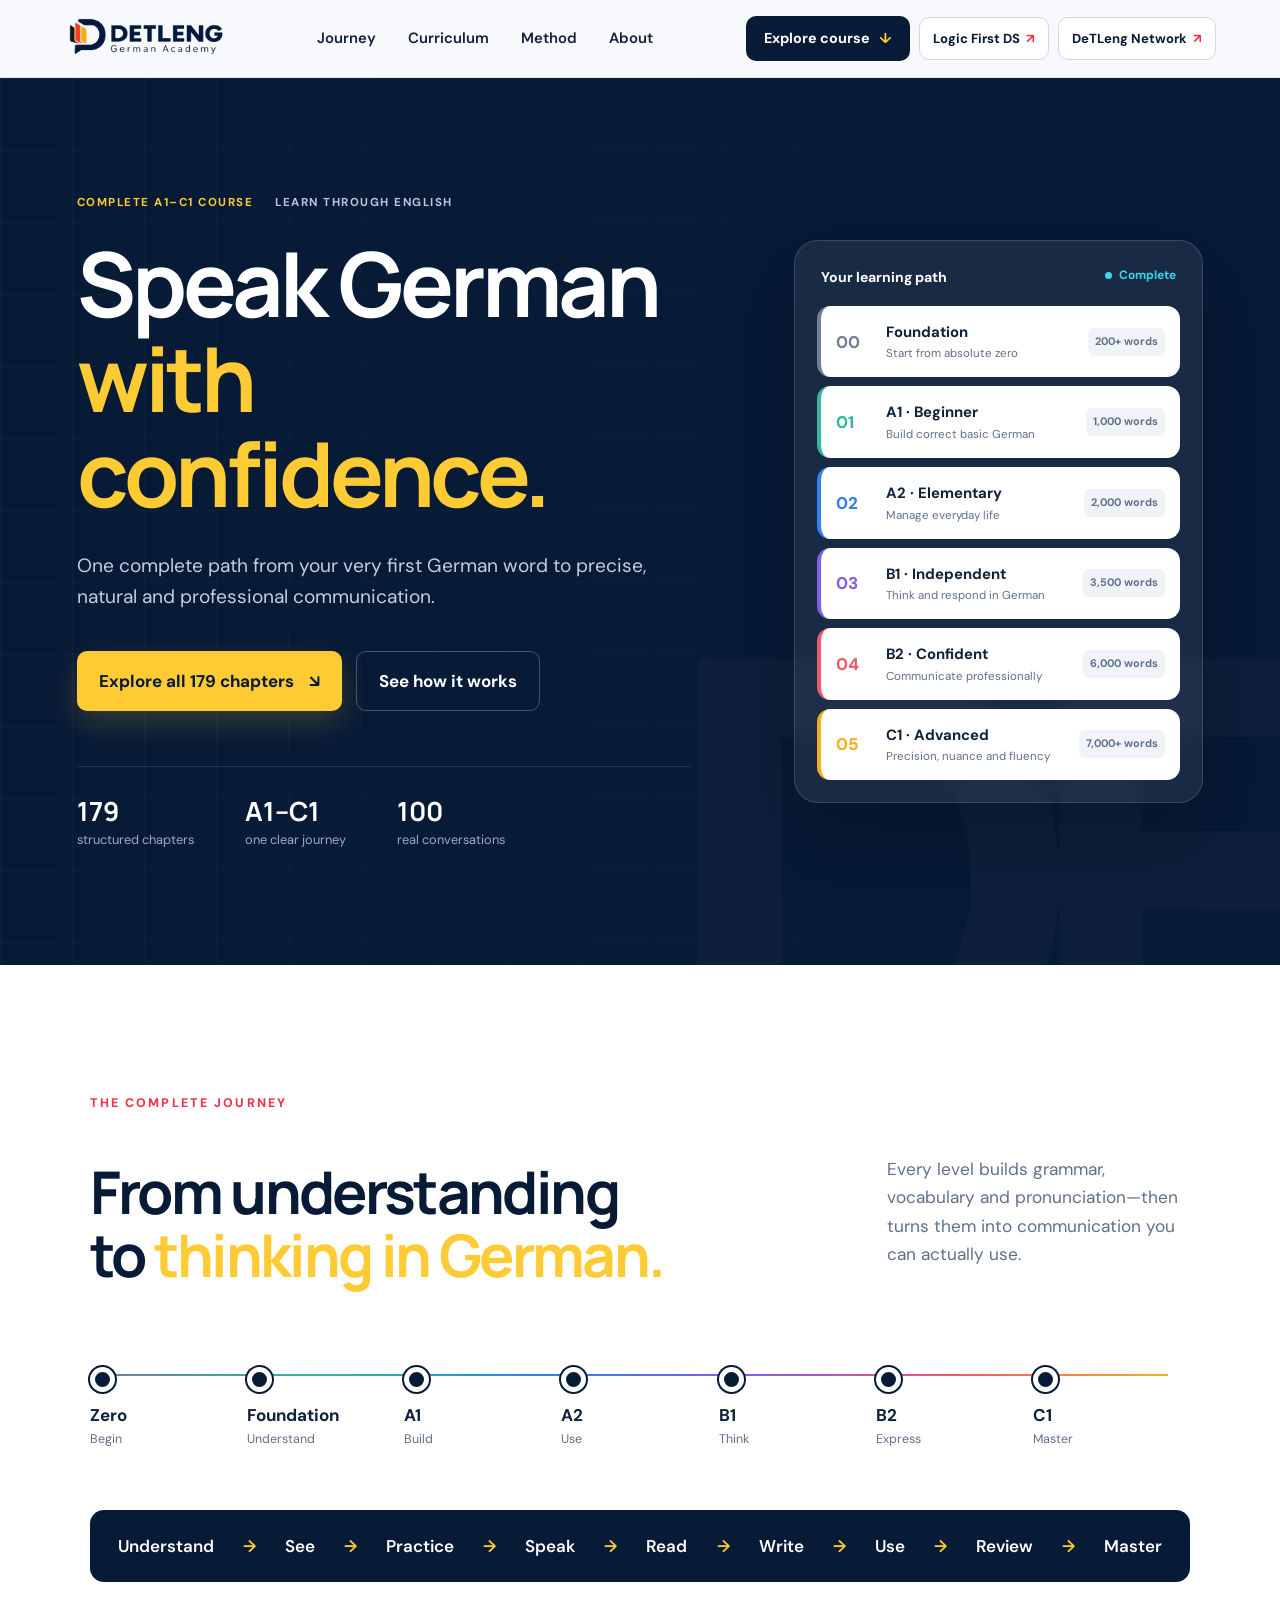
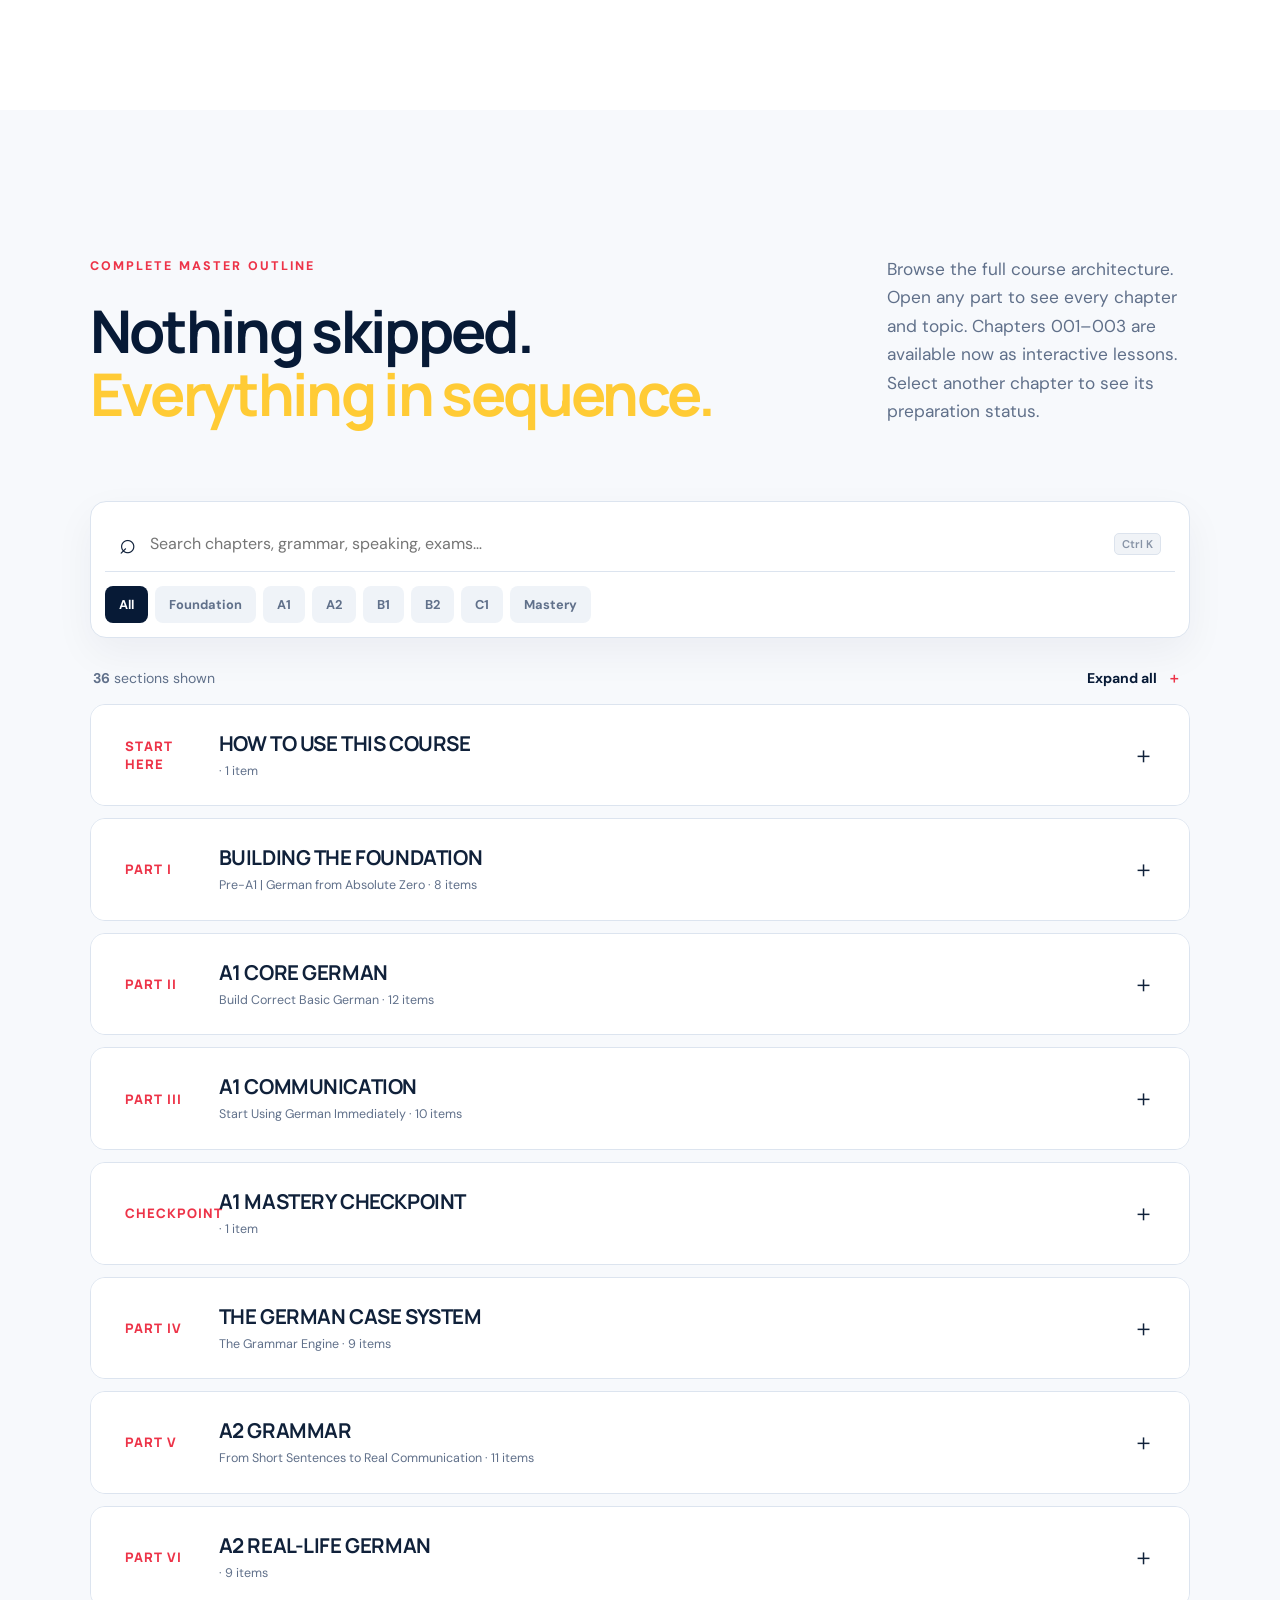
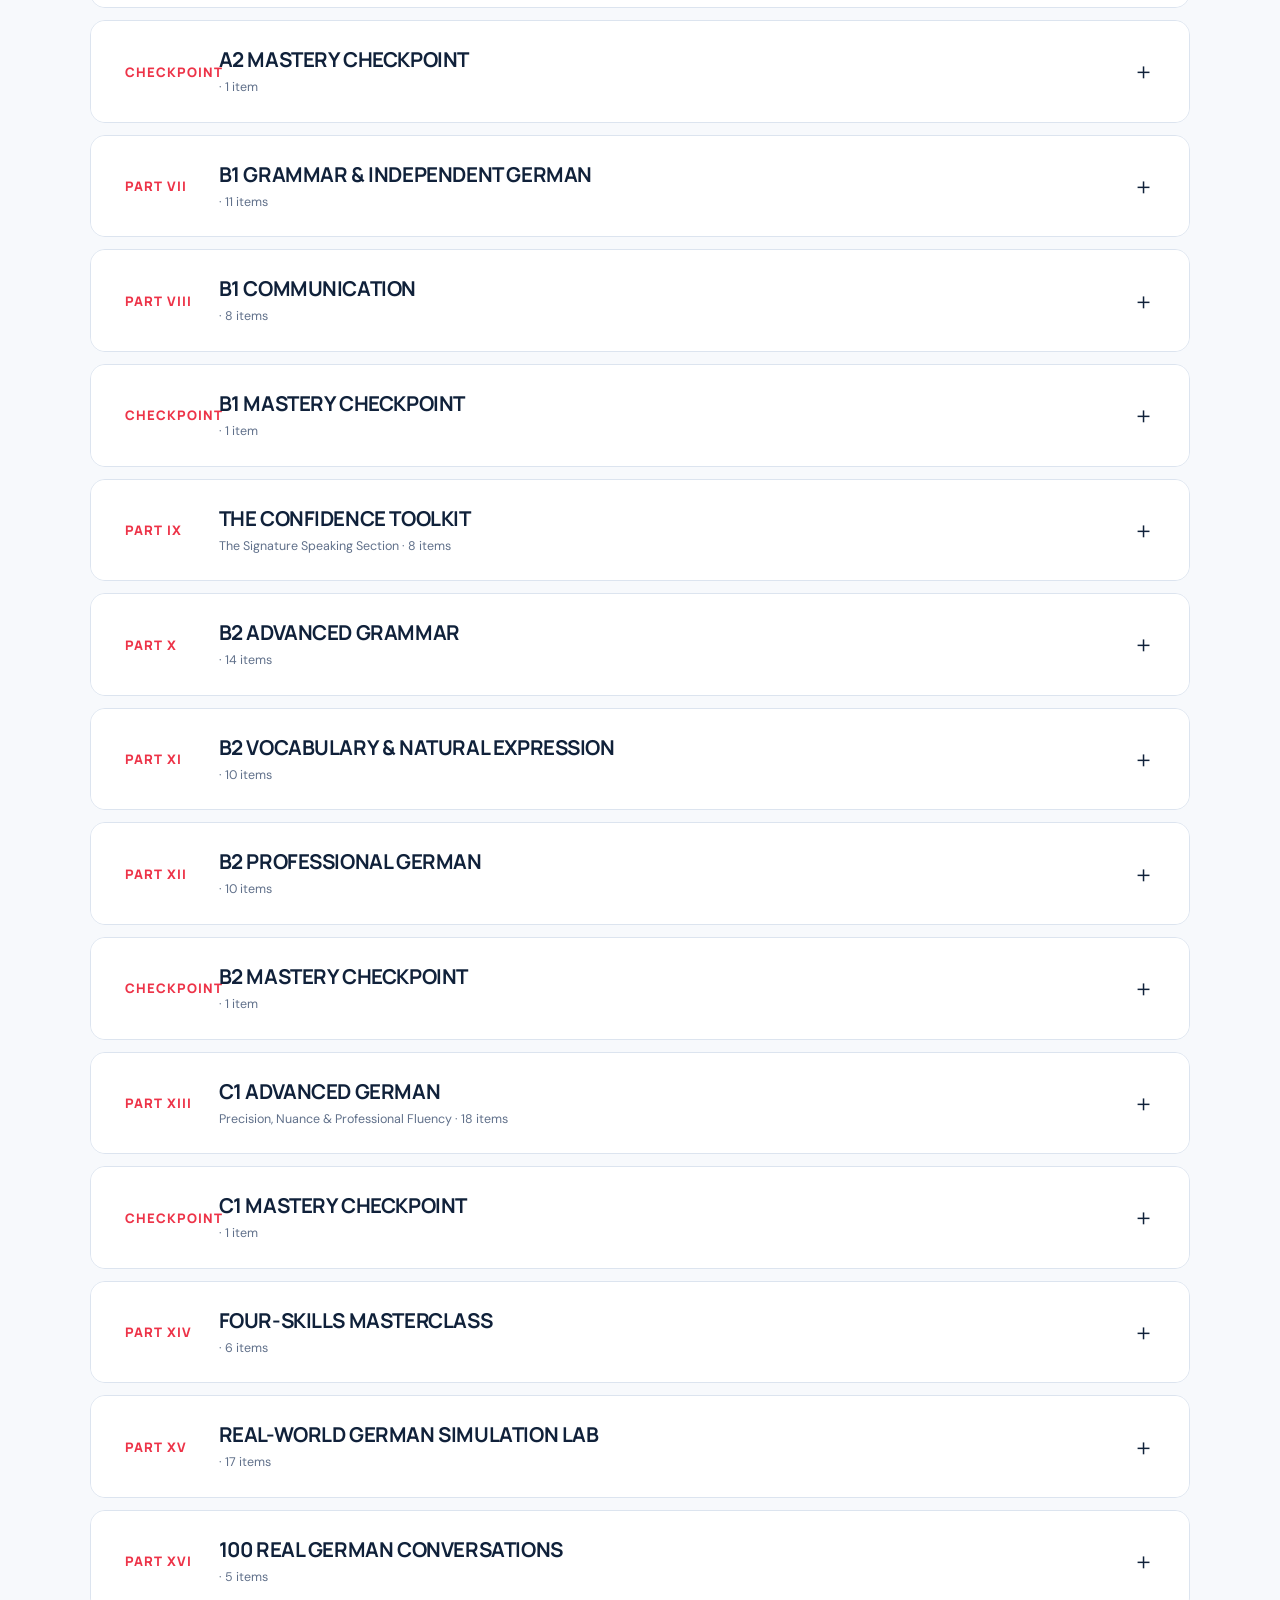
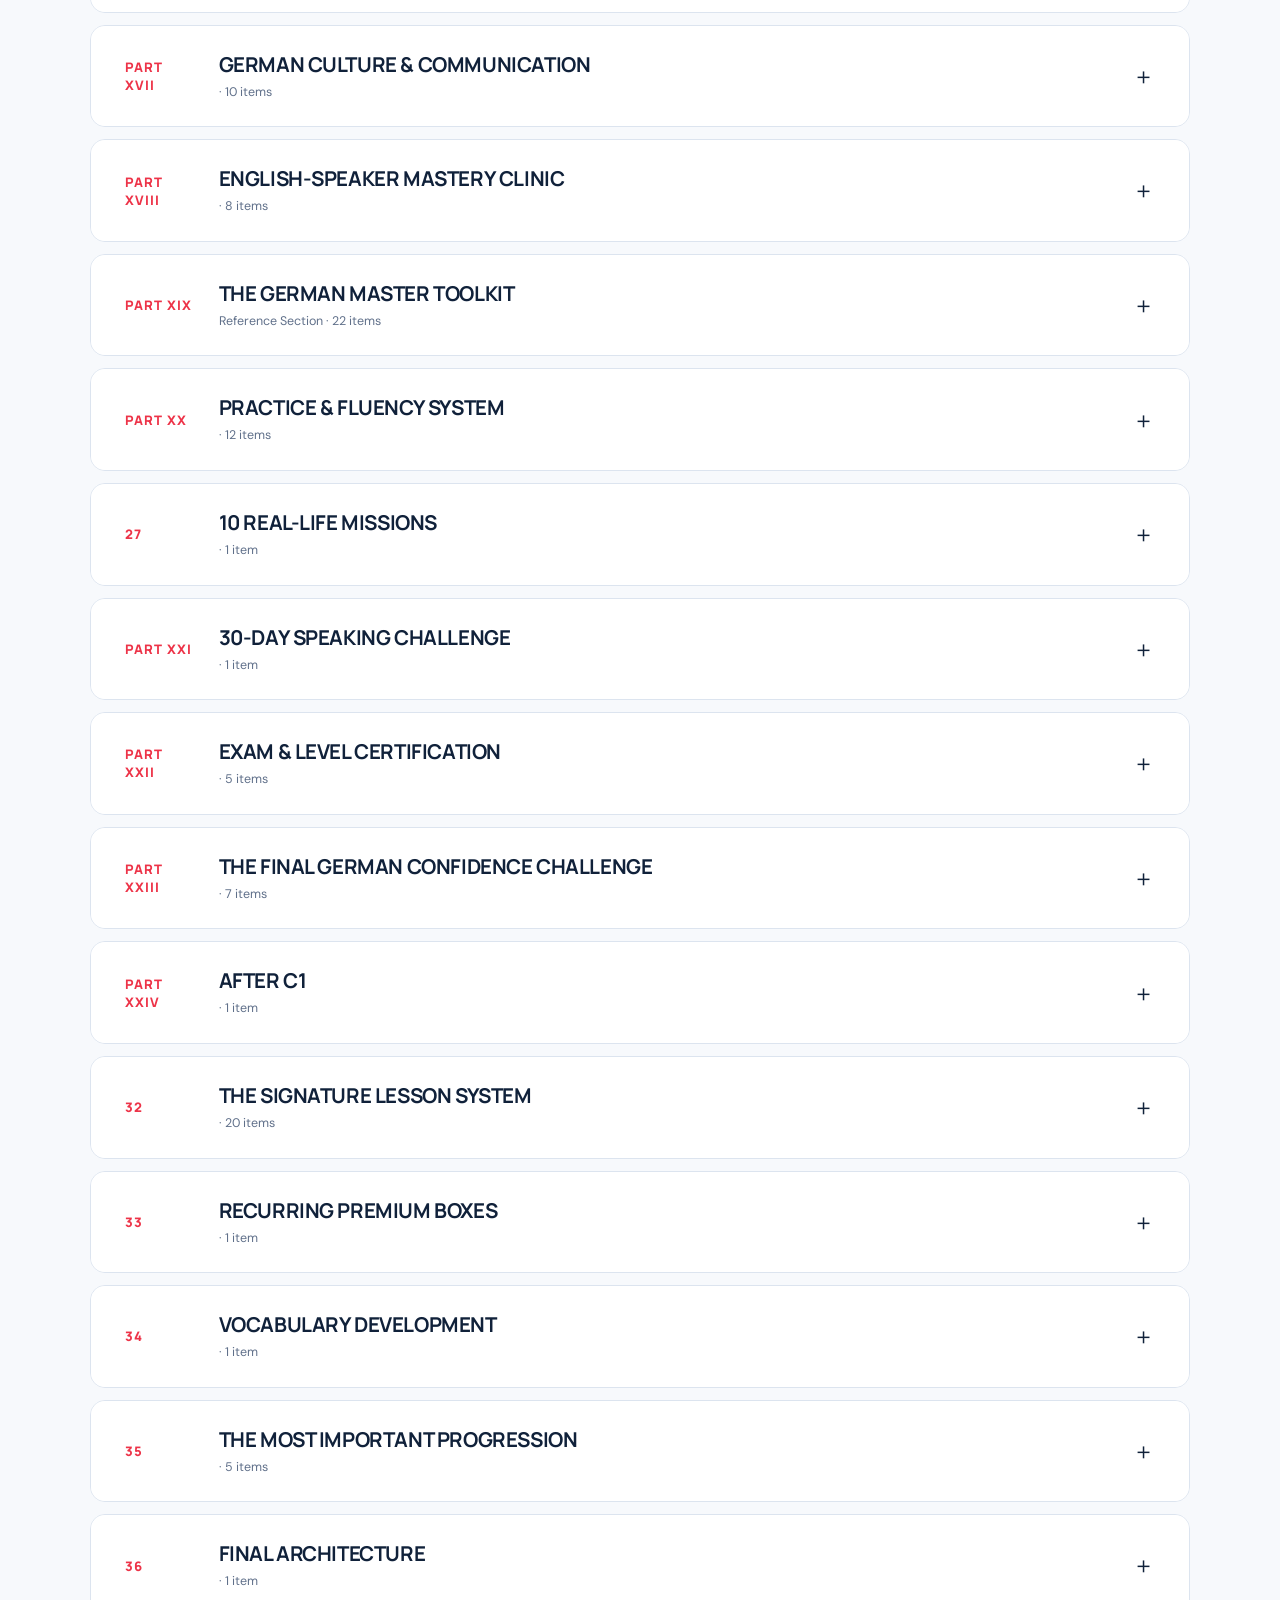
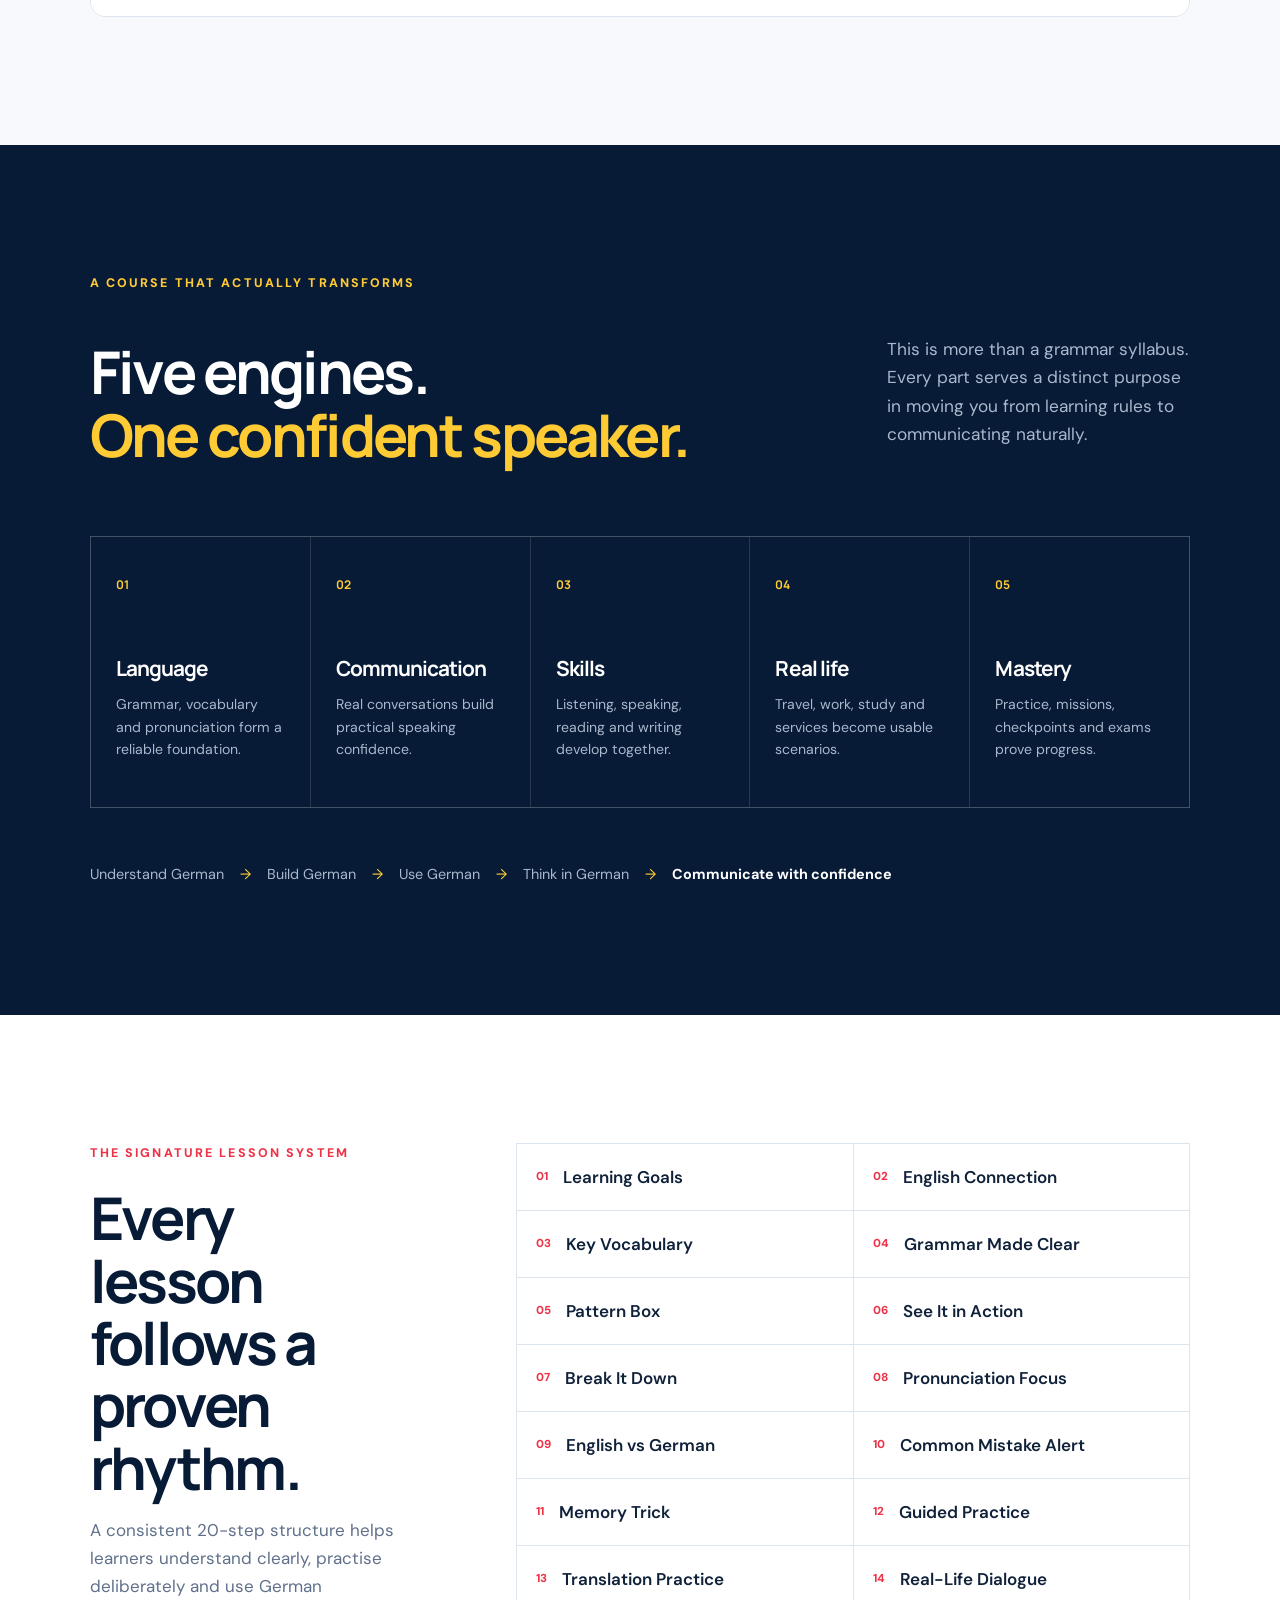
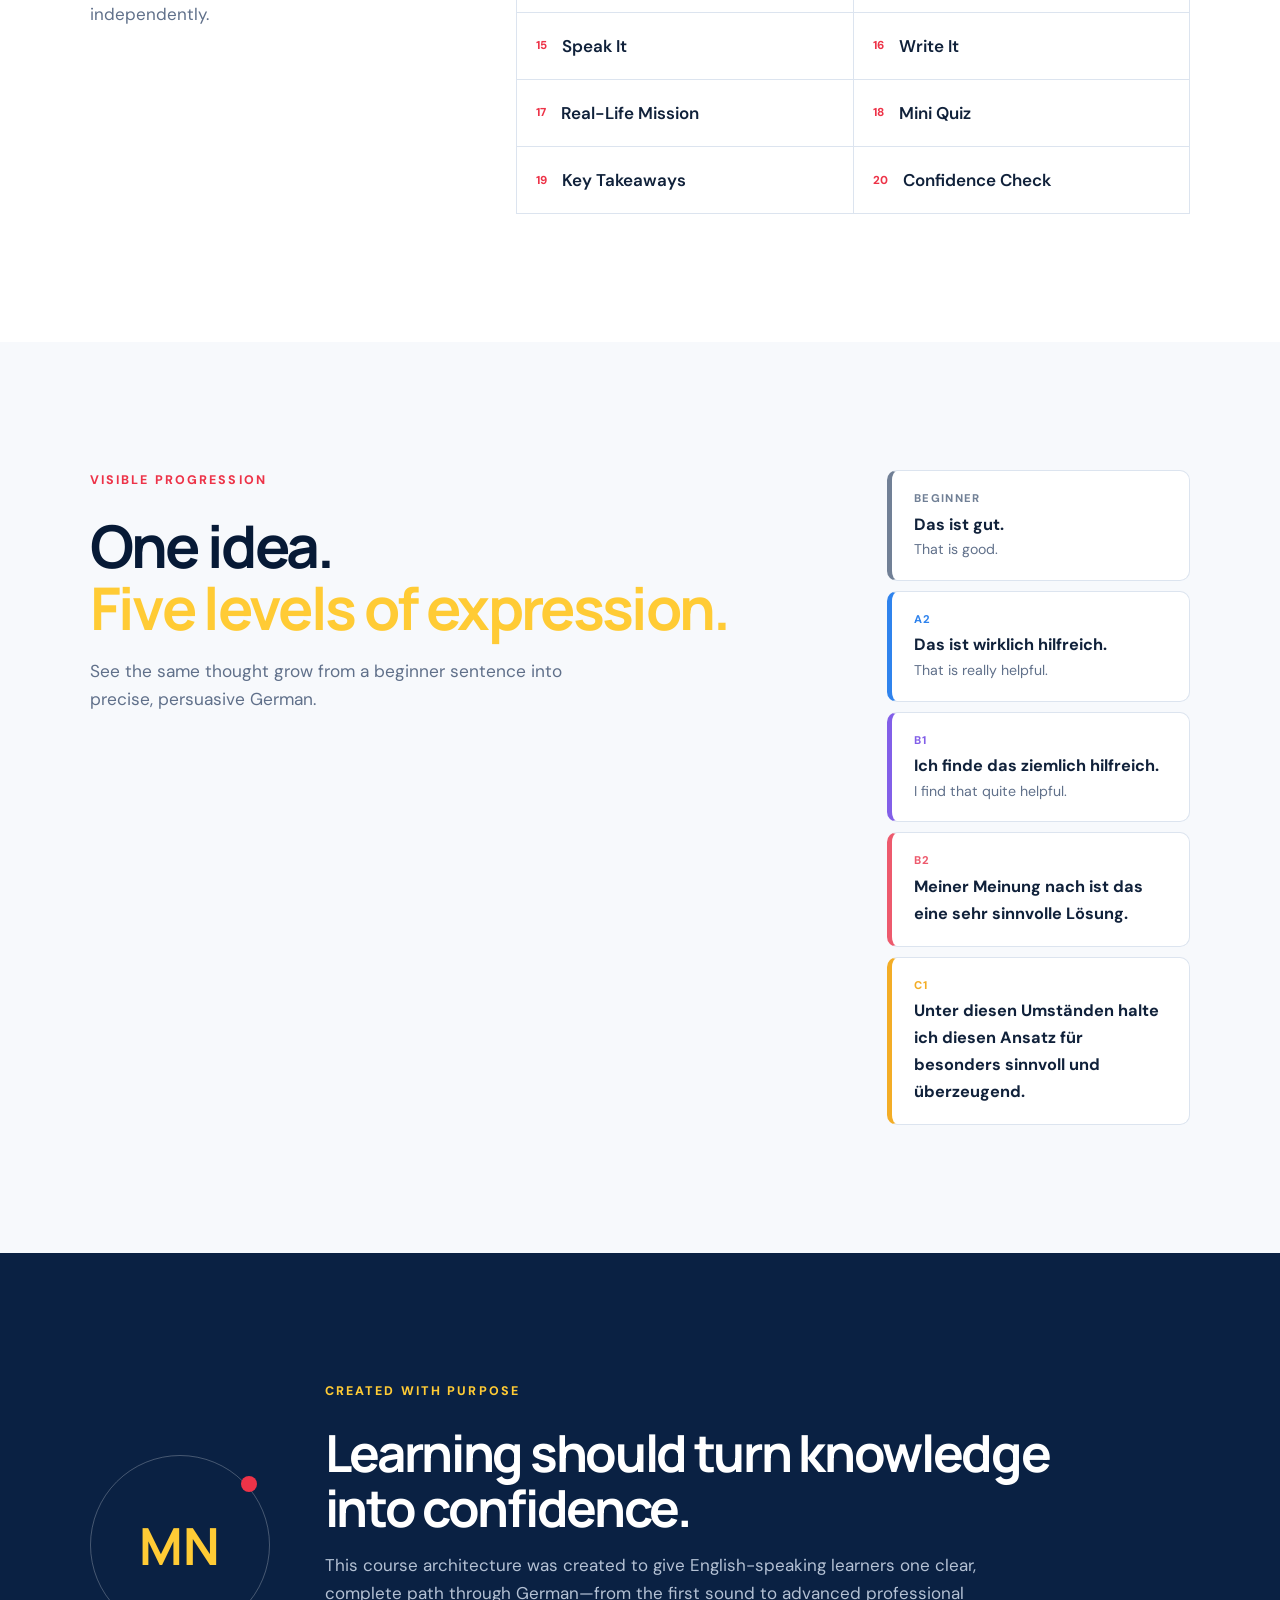
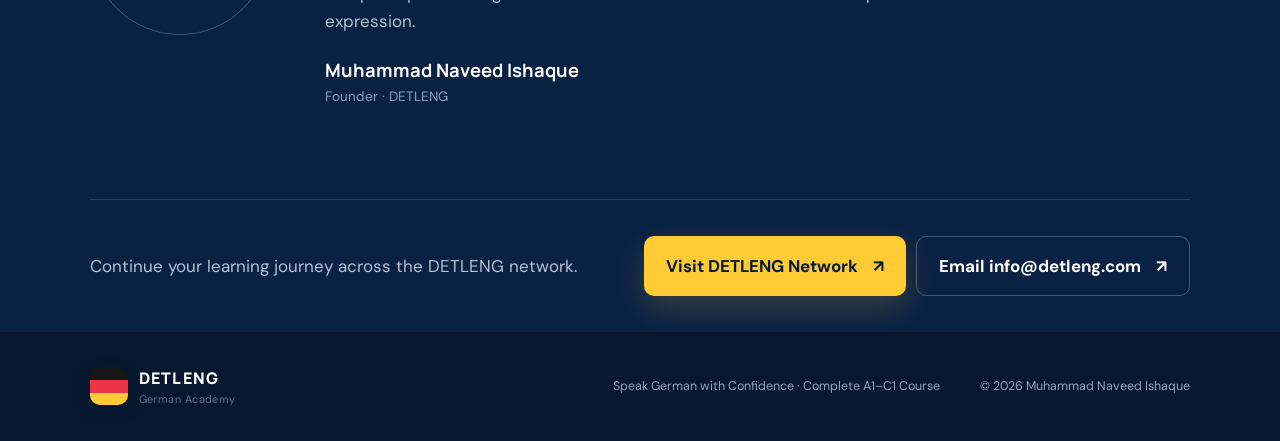
<file: index.html>
<!doctype html>
<html lang="en">
<head>
  <meta charset="UTF-8">
  <meta name="viewport" content="width=device-width, initial-scale=1.0">
  <meta name="description" content="Speak German with Confidence — the complete A1–C1 German learning roadmap through English.">
  <meta name="theme-color" content="#071a36">
  <title>Speak German with Confidence | DETLENG</title>
  <link rel="preconnect" href="https://fonts.googleapis.com">
  <link rel="preconnect" href="https://fonts.gstatic.com" crossorigin>
  <link href="https://fonts.googleapis.com/css2?family=DM+Sans:wght@400;500;600;700&family=Manrope:wght@600;700;800&display=swap" rel="stylesheet">
  <link rel="icon" href="assets/favicon.ico" sizes="any">
  <link rel="icon" type="image/png" sizes="32x32" href="assets/favicon-32.png">
  <link rel="apple-touch-icon" href="assets/favicon-192.png">
  <link rel="stylesheet" href="styles.css">
</head>
<body>
  <a class="skip-link" href="#curriculum">Skip to course outline</a>
  <header class="site-header">
    <a class="brand" href="#top" aria-label="Speak German with Confidence home">
      <img class="detleng-brand-image" src="assets/detleng-german-academy-logo.png" alt="DETLENG German Academy" width="210" height="68">
    </a>
    <nav aria-label="Primary navigation">
      <a href="#journey">Journey</a>
      <a href="#curriculum">Curriculum</a>
      <a href="#method">Method</a>
      <a href="#about">About</a>
    </nav>
    <div class="header-actions">
      <a class="header-cta" href="#curriculum">Explore course <span>↓</span></a>
      <a class="ecosystem-cta" href="https://lfds.detleng.com/" target="_blank" rel="noopener noreferrer" aria-label="Logic First DS (opens in a new tab)">Logic First DS <span aria-hidden="true">↗</span></a>
      <a class="ecosystem-cta" href="https://network.detleng.com/" target="_blank" rel="noopener noreferrer" aria-label="DeTLeng Network (opens in a new tab)">DeTLeng Network <span aria-hidden="true">↗</span></a>
    </div>
  </header>

  <main id="top">
    <section class="hero" aria-labelledby="hero-title">
      <div class="hero-grid" aria-hidden="true"></div>
      <div class="hero-copy">
        <div class="eyebrow"><span>Complete A1–C1 course</span><span>Learn through English</span></div>
        <h1 id="hero-title">Speak German<br><em>with confidence.</em></h1>
        <p class="hero-lead">One complete path from your very first German word to precise, natural and professional communication.</p>
        <div class="hero-actions">
          <a class="btn btn-primary" href="#curriculum">Explore all 179 chapters <span>↘</span></a>
          <a class="btn btn-ghost" href="#journey">See how it works</a>
        </div>
        <div class="hero-proof" aria-label="Course highlights">
          <div><strong>179</strong><span>structured chapters</span></div>
          <div><strong>A1–C1</strong><span>one clear journey</span></div>
          <div><strong>100</strong><span>real conversations</span></div>
        </div>
      </div>
      <aside class="hero-panel" aria-label="Learning path preview">
        <div class="panel-head"><span>Your learning path</span><span class="live-dot">Complete</span></div>
        <div class="level-stack">
          <div class="level-card foundation"><span>00</span><div><b>Foundation</b><small>Start from absolute zero</small></div><i>200+ words</i></div>
          <div class="level-card a1"><span>01</span><div><b>A1 · Beginner</b><small>Build correct basic German</small></div><i>1,000 words</i></div>
          <div class="level-card a2"><span>02</span><div><b>A2 · Elementary</b><small>Manage everyday life</small></div><i>2,000 words</i></div>
          <div class="level-card b1"><span>03</span><div><b>B1 · Independent</b><small>Think and respond in German</small></div><i>3,500 words</i></div>
          <div class="level-card b2"><span>04</span><div><b>B2 · Confident</b><small>Communicate professionally</small></div><i>6,000 words</i></div>
          <div class="level-card c1"><span>05</span><div><b>C1 · Advanced</b><small>Precision, nuance and fluency</small></div><i>7,000+ words</i></div>
        </div>
      </aside>
    </section>

    <section class="journey section" id="journey">
      <div class="section-kicker">The complete journey</div>
      <div class="journey-heading">
        <h2>From understanding<br>to <em>thinking in German.</em></h2>
        <p>Every level builds grammar, vocabulary and pronunciation—then turns them into communication you can actually use.</p>
      </div>
      <div class="journey-line" aria-label="Course journey">
        <div><b>Zero</b><span>Begin</span></div><div><b>Foundation</b><span>Understand</span></div><div><b>A1</b><span>Build</span></div><div><b>A2</b><span>Use</span></div><div><b>B1</b><span>Think</span></div><div><b>B2</b><span>Express</span></div><div><b>C1</b><span>Master</span></div>
      </div>
      <div class="cycle" aria-label="Learning cycle">
        <span>Understand</span><i>→</i><span>See</span><i>→</i><span>Practice</span><i>→</i><span>Speak</span><i>→</i><span>Read</span><i>→</i><span>Write</span><i>→</i><span>Use</span><i>→</i><span>Review</span><i>→</i><span>Master</span>
      </div>
    </section>

    <section class="curriculum section" id="curriculum">
      <div class="curriculum-intro">
        <div><div class="section-kicker">Complete master outline</div><h2>Nothing skipped.<br><em>Everything in sequence.</em></h2></div>
        <p>Browse the full course architecture. Open any part to see every chapter and topic. Chapters 001–003 are available now as interactive lessons. Select another chapter to see its preparation status.</p>
      </div>
      <div class="curriculum-toolbar">
        <label class="search-box"><span aria-hidden="true">⌕</span><input id="search" type="search" placeholder="Search chapters, grammar, speaking, exams…" aria-label="Search the course outline"><kbd>Ctrl K</kbd></label>
        <div class="filters" role="group" aria-label="Filter by level">
          <button class="filter active" data-filter="all">All</button>
          <button class="filter" data-filter="Foundation">Foundation</button>
          <button class="filter" data-filter="A1">A1</button>
          <button class="filter" data-filter="A2">A2</button>
          <button class="filter" data-filter="B1">B1</button>
          <button class="filter" data-filter="B2">B2</button>
          <button class="filter" data-filter="C1">C1</button>
          <button class="filter" data-filter="Mastery">Mastery</button>
        </div>
      </div>
      <div class="outline-meta"><p><strong id="visible-count">24</strong> sections shown</p><button id="expand-all" type="button">Expand all <span>＋</span></button></div>
      <div id="outline" class="outline-list" aria-live="polite"></div>
      <div id="no-results" class="no-results" hidden><b>No matching chapter found.</b><span>Try a different keyword or level.</span></div>
    </section>

    <section class="engines section" id="method">
      <div class="section-kicker light">A course that actually transforms</div>
      <div class="engines-head"><h2>Five engines.<br><em>One confident speaker.</em></h2><p>This is more than a grammar syllabus. Every part serves a distinct purpose in moving you from learning rules to communicating naturally.</p></div>
      <div class="engine-grid">
        <article><span>01</span><h3>Language</h3><p>Grammar, vocabulary and pronunciation form a reliable foundation.</p></article>
        <article><span>02</span><h3>Communication</h3><p>Real conversations build practical speaking confidence.</p></article>
        <article><span>03</span><h3>Skills</h3><p>Listening, speaking, reading and writing develop together.</p></article>
        <article><span>04</span><h3>Real life</h3><p>Travel, work, study and services become usable scenarios.</p></article>
        <article><span>05</span><h3>Mastery</h3><p>Practice, missions, checkpoints and exams prove progress.</p></article>
      </div>
      <div class="transformation"><span>Understand German</span><i>→</i><span>Build German</span><i>→</i><span>Use German</span><i>→</i><span>Think in German</span><i>→</i><strong>Communicate with confidence</strong></div>
    </section>

    <section class="lesson-system section">
      <div class="lesson-copy"><div class="section-kicker">The signature lesson system</div><h2>Every lesson follows a proven rhythm.</h2><p>A consistent 20-step structure helps learners understand clearly, practise deliberately and use German independently.</p></div>
      <div class="lesson-steps" id="lesson-steps"></div>
    </section>

    <section class="progression section">
      <div class="progression-copy"><div class="section-kicker">Visible progression</div><h2>One idea.<br><em>Five levels of expression.</em></h2><p>See the same thought grow from a beginner sentence into precise, persuasive German.</p></div>
      <div class="sentence-ladder">
        <div><span>Beginner</span><b>Das ist gut.</b><small>That is good.</small></div>
        <div><span>A2</span><b>Das ist wirklich hilfreich.</b><small>That is really helpful.</small></div>
        <div><span>B1</span><b>Ich finde das ziemlich hilfreich.</b><small>I find that quite helpful.</small></div>
        <div><span>B2</span><b>Meiner Meinung nach ist das eine sehr sinnvolle Lösung.</b></div>
        <div><span>C1</span><b>Unter diesen Umständen halte ich diesen Ansatz für besonders sinnvoll und überzeugend.</b></div>
      </div>
    </section>

    <section class="about section" id="about">
      <div class="about-card">
        <div class="founder-mark">MN</div>
        <div><div class="section-kicker light">Created with purpose</div><h2>Learning should turn knowledge into confidence.</h2><p>This course architecture was created to give English-speaking learners one clear, complete path through German—from the first sound to advanced professional expression.</p><h3>Muhammad Naveed Ishaque</h3><span>Founder · DETLENG</span></div>
      </div>
      <div class="contact-card"><p>Continue your learning journey across the DETLENG network.</p><div><a class="btn btn-primary" href="https://network.detleng.com" target="_blank" rel="noopener noreferrer">Visit DETLENG Network <span>↗</span></a><a class="btn btn-outline-light" href="mailto:info@detleng.com?subject=German%20Course%20Enquiry%20%E2%80%94%20Speak%20German%20with%20Confidence&body=Dear%20Muhammad%20Naveed%20Ishaque%2C%0A%0AI%20would%20like%20to%20learn%20more%20about%20the%20Speak%20German%20with%20Confidence%20course.%0A%0AKind%20regards%2C">Email info@detleng.com <span>↗</span></a></div></div>
    </section>
  </main>

  <footer><a class="brand footer-brand" href="#top"><span class="brand-mark"><i></i><i></i><i></i></span><span><b>DETLENG</b><small>German Academy</small></span></a><p>Speak German with Confidence · Complete A1–C1 Course</p><p>© <span id="year"></span> Muhammad Naveed Ishaque</p></footer>
  <button class="back-top" type="button" aria-label="Back to top">↑</button>
  <script src="course-data.js"></script>
  <div id="lesson-coming-soon" class="coming-soon-notice" role="status" tabindex="-1" hidden><div><strong class="coming-soon-title"></strong><p>We are preparing this lesson with care. It will be available soon. Meanwhile, you can explore Chapters 001–003.</p></div><button id="coming-soon-close" type="button" aria-label="Dismiss notice">×</button></div>
<script src="app.js"></script>
</body>
</html>
</file>
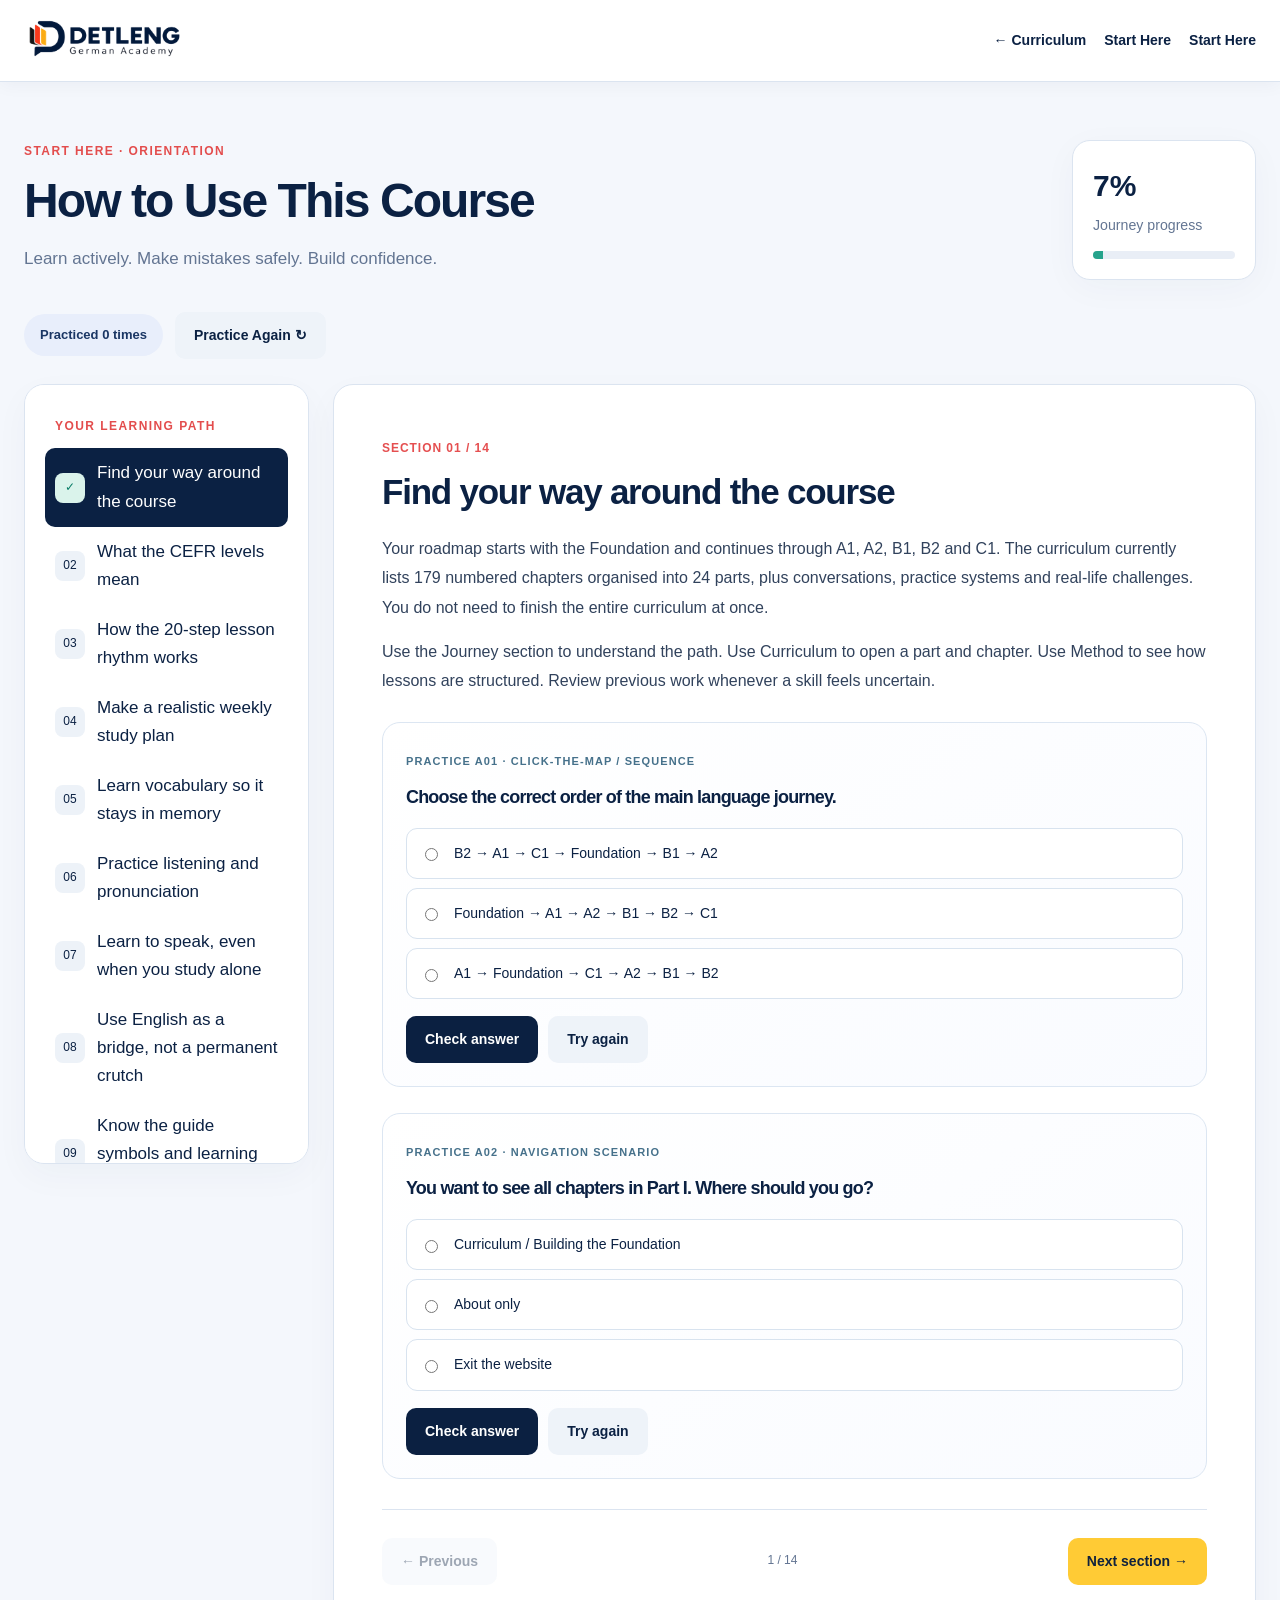
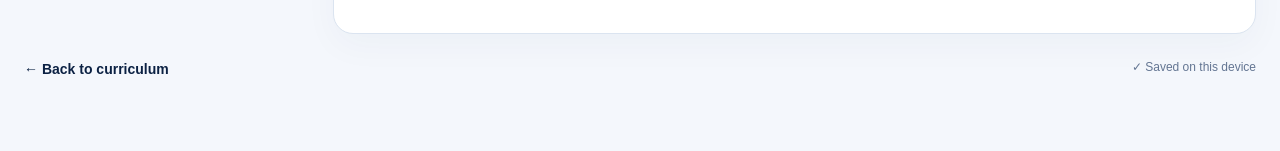
<file: lesson.html>
<!doctype html><html lang="en"><head><meta charset="utf-8"><meta name="viewport" content="width=device-width, initial-scale=1"><meta name="theme-color" content="#071c3a"><title>Interactive Learning · DETLENG</title><link rel="icon" href="assets/favicon.ico" sizes="any"><link rel="icon" type="image/png" sizes="32x32" href="assets/favicon-32.png"><link rel="apple-touch-icon" href="assets/favicon-192.png"><link rel="stylesheet" href="styles.css"><link rel="stylesheet" href="lesson-engine/lesson.css"></head><body><a class="skip-link" href="#learning-stage">Skip to lesson</a><header class="lesson-header"><a class="lesson-brand" href="index.html#curriculum"><img class="detleng-lesson-brand-image" src="assets/detleng-german-academy-logo.png" alt="DETLENG German Academy" width="200" height="65"></a><nav aria-label="Lesson navigation"><a href="index.html#curriculum">← Curriculum</a><a href="lesson.html?id=front-matter-how-to-use-this-course">Start Here</a><a id="current-chapter-link" href="index.html#curriculum" aria-label="Current chapter">Course</a></nav></header><main class="learn-shell"><div class="learn-top"><div><p class="eyebrow" id="course-label"></p><h1 id="lesson-title">Interactive lesson</h1><p class="learn-sub">Learn actively. Make mistakes safely. Build confidence.</p></div><div class="progress-card"><span id="progress-number">0%</span><small>Journey progress</small><div class="progress-track"><span id="progress-fill"></span></div></div></div><div id="practice-actions" class="practice-actions" aria-label="Practice this lesson"></div><div class="learn-grid"><aside class="stage-sidebar"><p class="eyebrow">YOUR LEARNING PATH</p><div id="stage-list" role="navigation" aria-label="Lesson sections"></div><div class="sidebar-note">✓ Your progress is saved in this browser on this device.</div></aside><section class="stage-main" id="learning-stage" tabindex="-1" aria-live="polite"></section></div><div class="course-footer"><a href="index.html#curriculum">← Back to curriculum</a><span id="save-status">Progress saves automatically</span></div></main><script src="lessons/start-here/lesson.js"></script><script src="lessons/ch-001/lesson.js"></script><script src="lessons/ch-002/lesson.js"></script><script src="lessons/ch-003/lesson.js"></script><script src="lesson-engine/lesson.js"></script><script>
(function(){
  const match = new URLSearchParams(location.search).get('id')?.match(/^lesson-(\d{3})$/);
  const link = document.getElementById('current-chapter-link');
  if (match && link) { link.textContent = 'CH ' + match[1]; link.href = 'lesson.html?id=lesson-' + match[1]; link.setAttribute('aria-current', 'page'); }
  else if (link) { link.textContent = 'Start Here'; link.href = 'lesson.html?id=front-matter-how-to-use-this-course'; }
})();
</script></body></html>
</file>
<file: styles.css>
:root{--navy:#071a36;--navy-2:#0c274d;--ink:#10213a;--muted:#60708a;--paper:#f7f9fc;--white:#fff;--gold:#ffcb35;--red:#ed3348;--blue:#2868f0;--cyan:#3bd7e8;--line:#dce4ef;--shadow:0 24px 80px rgba(7,26,54,.14)}*{box-sizing:border-box}html{scroll-behavior:smooth;scroll-padding-top:90px}body{margin:0;background:var(--paper);color:var(--ink);font-family:'DM Sans',sans-serif;font-size:17px;line-height:1.65}a{color:inherit;text-decoration:none}button,input{font:inherit}.skip-link{position:fixed;left:16px;top:-80px;background:var(--gold);color:var(--navy);padding:10px 18px;z-index:1000;font-weight:700}.skip-link:focus{top:12px}.site-header{height:78px;display:flex;align-items:center;justify-content:space-between;padding:0 clamp(20px,5vw,80px);background:rgba(247,249,252,.92);backdrop-filter:blur(18px);border-bottom:1px solid rgba(7,26,54,.08);position:sticky;top:0;z-index:100}.brand{display:flex;align-items:center;gap:11px}.brand-mark{width:38px;height:38px;border-radius:10px;overflow:hidden;display:flex;flex-direction:column;box-shadow:0 5px 16px rgba(7,26,54,.18)}.brand-mark i{flex:1}.brand-mark i:nth-child(1){background:#171717}.brand-mark i:nth-child(2){background:var(--red)}.brand-mark i:nth-child(3){background:var(--gold)}.brand>span:last-child{display:flex;flex-direction:column;line-height:1}.brand b{font:800 1rem 'Manrope',sans-serif;letter-spacing:.08em}.brand small{font-size:.68rem;color:var(--muted);margin-top:5px;letter-spacing:.04em}.site-header nav{display:flex;gap:32px;font-size:.93rem;font-weight:600}.site-header nav a{position:relative}.site-header nav a:after{content:"";position:absolute;left:0;right:100%;bottom:-8px;height:2px;background:var(--red);transition:.25s}.site-header nav a:hover:after{right:0}.header-cta{background:var(--navy);color:white;padding:11px 18px;border-radius:10px;font-weight:700;font-size:.9rem}.header-cta span{color:var(--gold);margin-left:6px}.hero{min-height:calc(100vh - 78px);background:var(--navy);color:white;position:relative;overflow:hidden;padding:clamp(70px,9vw,130px) clamp(22px,6vw,100px);display:grid;grid-template-columns:minmax(0,1.2fr) minmax(370px,.8fr);gap:8vw;align-items:center}.hero:before{content:"DE";position:absolute;right:-.04em;bottom:-.34em;font:800 min(48vw,740px)/1 'Manrope';color:rgba(255,255,255,.025);letter-spacing:-.12em}.hero-grid{position:absolute;inset:0;background-image:linear-gradient(rgba(255,255,255,.035) 1px,transparent 1px),linear-gradient(90deg,rgba(255,255,255,.035) 1px,transparent 1px);background-size:72px 72px;mask-image:linear-gradient(to right,black,transparent 75%)}.hero-copy,.hero-panel{position:relative;z-index:1}.eyebrow{display:flex;gap:22px;text-transform:uppercase;letter-spacing:.13em;font-size:.72rem;font-weight:700;color:#b9c7db}.eyebrow span:first-child{color:var(--gold)}h1,h2,h3{font-family:'Manrope',sans-serif;margin:0;line-height:1.06;letter-spacing:-.045em}.hero h1{font-size:clamp(3.5rem,7vw,7.7rem);max-width:900px;margin:24px 0 30px}.hero h1 em,.section h2 em{color:var(--gold);font-style:normal}.hero-lead{font-size:clamp(1.1rem,1.5vw,1.35rem);line-height:1.6;color:#c3cee0;max-width:680px}.hero-actions{display:flex;gap:14px;flex-wrap:wrap;margin:38px 0 55px}.btn{display:inline-flex;align-items:center;justify-content:center;gap:15px;padding:15px 22px;border-radius:10px;font-weight:700;transition:transform .2s,box-shadow .2s,background .2s}.btn:hover{transform:translateY(-2px)}.btn-primary{background:var(--gold);color:var(--navy);box-shadow:0 12px 30px rgba(255,203,53,.18)}.btn-primary:hover{box-shadow:0 16px 36px rgba(255,203,53,.28)}.btn-ghost{border:1px solid rgba(255,255,255,.25);color:white}.hero-proof{display:flex;gap:clamp(24px,4vw,60px);padding-top:26px;border-top:1px solid rgba(255,255,255,.12)}.hero-proof div{display:flex;flex-direction:column}.hero-proof strong{font:700 1.65rem 'Manrope'}.hero-proof span{font-size:.8rem;color:#9bacc4}.hero-panel{background:rgba(255,255,255,.075);border:1px solid rgba(255,255,255,.14);border-radius:24px;padding:22px;box-shadow:0 35px 80px rgba(0,0,0,.2);backdrop-filter:blur(10px)}.panel-head{display:flex;justify-content:space-between;font-weight:700;font-size:.88rem;padding:3px 4px 17px}.live-dot{color:var(--cyan);font-size:.75rem}.live-dot:before{content:"";display:inline-block;width:7px;height:7px;border-radius:50%;background:var(--cyan);margin-right:7px}.level-stack{display:grid;gap:9px}.level-card{background:white;color:var(--ink);border-radius:13px;padding:14px 15px;display:grid;grid-template-columns:38px 1fr auto;align-items:center;gap:12px;border-left:4px solid var(--level)}.level-card>span{font-weight:800;color:var(--level)}.level-card div{display:flex;flex-direction:column}.level-card b{font-size:.93rem}.level-card small{font-size:.72rem;color:var(--muted)}.level-card i{font-style:normal;font-size:.68rem;font-weight:700;color:var(--muted);background:#f0f3f8;padding:5px 7px;border-radius:6px}.foundation{--level:#718096}.a1{--level:#33b79f}.a2{--level:#2f83ed}.b1{--level:#825fe8}.b2{--level:#ed5a6d}.c1{--level:#f3ad26}.section{padding:clamp(75px,10vw,150px) clamp(22px,7vw,120px)}.section-kicker{text-transform:uppercase;color:var(--red);font-weight:800;font-size:.78rem;letter-spacing:.17em;margin-bottom:24px}.section-kicker.light{color:var(--gold)}.section h2{font-size:clamp(2.4rem,4.6vw,5.3rem);color:var(--navy)}.journey{background:white}.journey-heading,.curriculum-intro,.engines-head,.progression{display:grid;grid-template-columns:1.4fr .6fr;gap:7vw;align-items:end}.journey-heading p,.curriculum-intro p,.engines-head p,.progression-copy p{color:var(--muted);font-size:1.08rem;max-width:500px}.journey-line{display:grid;grid-template-columns:repeat(7,1fr);margin-top:75px;position:relative}.journey-line:before{content:"";position:absolute;top:13px;left:2%;right:2%;height:2px;background:linear-gradient(90deg,#718096,#33b79f,#2f83ed,#825fe8,#ed5a6d,#f3ad26)}.journey-line div{position:relative;padding-top:40px}.journey-line div:before{content:"";position:absolute;top:6px;left:0;width:15px;height:15px;border-radius:50%;background:var(--navy);border:5px solid white;box-shadow:0 0 0 2px var(--navy)}.journey-line b,.journey-line span{display:block}.journey-line span{font-size:.78rem;color:var(--muted)}.cycle{margin-top:60px;background:var(--navy);color:white;border-radius:14px;padding:22px 28px;display:flex;align-items:center;justify-content:space-between;gap:12px;overflow:auto;font-weight:600;white-space:nowrap}.cycle i{color:var(--gold);font-style:normal}.curriculum{background:var(--paper)}.curriculum-intro{align-items:center}.curriculum-toolbar{margin-top:58px;background:white;border:1px solid var(--line);border-radius:16px;padding:14px;box-shadow:0 15px 40px rgba(7,26,54,.05)}.search-box{height:56px;display:flex;align-items:center;gap:12px;padding:0 14px;border-bottom:1px solid var(--line)}.search-box>span{font-size:1.8rem}.search-box input{border:0;outline:0;flex:1;font-size:1rem;color:var(--ink);min-width:0}.search-box kbd{font:600 .7rem 'DM Sans';color:#8793a6;background:#f0f3f7;border:1px solid #dce3ed;border-radius:5px;padding:3px 7px}.filters{display:flex;gap:7px;flex-wrap:wrap;padding:14px 0 0}.filter{border:0;background:#eff3f8;color:var(--muted);border-radius:8px;padding:8px 14px;font-weight:700;font-size:.8rem;cursor:pointer}.filter.active{background:var(--navy);color:white}.outline-meta{display:flex;justify-content:space-between;align-items:center;margin:28px 3px 12px;color:var(--muted);font-size:.88rem}.outline-meta p{margin:0}.outline-meta button{border:0;background:none;color:var(--navy);font-weight:700;cursor:pointer}.outline-meta button span{color:var(--red);margin-left:7px}.outline-list{display:grid;gap:12px}.part{background:white;border:1px solid var(--line);border-radius:15px;overflow:hidden;transition:box-shadow .2s,border .2s}.part:hover{border-color:#bdc9d9}.part.open{box-shadow:0 18px 55px rgba(7,26,54,.08);border-color:#afbed2}.part-head{width:100%;border:0;background:white;padding:24px clamp(18px,3vw,34px);display:grid;grid-template-columns:72px 1fr auto;gap:22px;text-align:left;align-items:center;cursor:pointer;color:var(--ink)}.part-no{font:800 .82rem 'Manrope';color:var(--red);letter-spacing:.08em}.part-title b{display:block;font:700 clamp(1.05rem,1.6vw,1.3rem) 'Manrope';letter-spacing:-.02em}.part-title small{display:block;color:var(--muted);font-size:.78rem;margin-top:4px}.part-head .toggle{font-size:1.45rem;font-weight:300;transition:transform .25s}.part.open .toggle{transform:rotate(45deg)}.part-body{display:none;padding:0 clamp(18px,3vw,34px) 28px;margin-left:94px}.part.open .part-body{display:block}.chapter{padding:18px 0;border-top:1px solid var(--line);display:grid;grid-template-columns:minmax(0,1fr) auto;gap:20px}.chapter h3{font-family:'DM Sans';font-size:1rem;letter-spacing:0;line-height:1.4}.chapter ul{margin:10px 0 0;padding:0;display:flex;flex-wrap:wrap;gap:7px;list-style:none}.chapter li{font-size:.78rem;color:#53627a;background:#f1f4f8;border-radius:7px;padding:5px 9px}.chapter .chapter-no{font-size:.72rem;color:#8b98aa;font-weight:700;white-space:nowrap;margin-top:3px}.no-results{text-align:center;padding:70px 20px;background:white;border:1px dashed #c8d2e0;border-radius:15px}.no-results b,.no-results span{display:block}.no-results span{color:var(--muted);margin-top:5px}.engines{background:var(--navy);color:white}.engines h2{color:white}.engines-head p{color:#aab8cd}.engine-grid{display:grid;grid-template-columns:repeat(5,1fr);gap:1px;background:rgba(255,255,255,.13);border:1px solid rgba(255,255,255,.13);margin-top:70px}.engine-grid article{background:var(--navy);padding:32px 25px;min-height:260px}.engine-grid span{color:var(--gold);font:700 .75rem 'Manrope'}.engine-grid h3{font-size:1.3rem;margin:60px 0 13px}.engine-grid p{font-size:.88rem;color:#aab8cd;line-height:1.6}.transformation{margin-top:55px;display:flex;gap:16px;align-items:center;flex-wrap:wrap;color:#aab8cd;font-size:.9rem}.transformation i{color:var(--gold);font-style:normal}.transformation strong{color:white}.lesson-system{background:white;display:grid;grid-template-columns:.65fr 1.35fr;gap:8vw}.lesson-copy{position:sticky;top:120px;align-self:start}.lesson-copy p{color:var(--muted);max-width:450px}.lesson-steps{display:grid;grid-template-columns:1fr 1fr;border-top:1px solid var(--line);border-left:1px solid var(--line)}.lesson-step{padding:19px;border-right:1px solid var(--line);border-bottom:1px solid var(--line);display:flex;gap:15px;align-items:center;font-weight:600}.lesson-step span{color:var(--red);font-size:.72rem;font-weight:800}.progression{background:var(--paper);align-items:start}.sentence-ladder{display:grid;gap:10px}.sentence-ladder div{background:white;border:1px solid var(--line);border-left:5px solid var(--accent,var(--navy));border-radius:10px;padding:18px 22px;display:flex;flex-direction:column}.sentence-ladder div:nth-child(1){--accent:#718096}.sentence-ladder div:nth-child(2){--accent:#2f83ed}.sentence-ladder div:nth-child(3){--accent:#825fe8}.sentence-ladder div:nth-child(4){--accent:#ed5a6d}.sentence-ladder div:nth-child(5){--accent:#f3ad26}.sentence-ladder span{font-size:.7rem;text-transform:uppercase;letter-spacing:.12em;font-weight:800;color:var(--accent)}.sentence-ladder b{font-size:1.02rem;margin-top:4px}.sentence-ladder small{color:var(--muted)}.about{background:#0a2143;color:white;padding-bottom:0}.about-card{display:grid;grid-template-columns:180px 1fr;gap:55px;align-items:center;max-width:1000px}.founder-mark{width:180px;height:180px;border:1px solid rgba(255,255,255,.25);border-radius:50%;display:grid;place-items:center;font:700 3.2rem 'Manrope';color:var(--gold);position:relative}.founder-mark:after{content:"";position:absolute;width:16px;height:16px;border-radius:50%;background:var(--red);right:12px;top:20px}.about-card h2{color:white;font-size:clamp(2.3rem,4vw,4.4rem)}.about-card p{color:#b4c1d4;max-width:720px}.about-card h3{font-size:1.15rem;margin-top:26px;letter-spacing:0}.about-card span{color:#8ea0b9;font-size:.85rem}.contact-card{margin-top:90px;padding:35px 0;border-top:1px solid rgba(255,255,255,.13);display:flex;align-items:center;justify-content:space-between;gap:20px}.contact-card p{color:#b4c1d4}.contact-card>div{display:flex;gap:10px;flex-wrap:wrap}.btn-outline-light{border:1px solid rgba(255,255,255,.25);color:white}footer{background:#06172e;color:#94a4bb;display:grid;grid-template-columns:1fr auto auto;gap:40px;align-items:center;padding:32px clamp(22px,7vw,120px);font-size:.78rem}.footer-brand{color:white}.back-top{position:fixed;right:24px;bottom:24px;width:45px;height:45px;border:0;border-radius:50%;background:var(--gold);color:var(--navy);font-weight:800;box-shadow:0 10px 28px rgba(7,26,54,.2);cursor:pointer;opacity:0;pointer-events:none;transform:translateY(12px);transition:.2s;z-index:20}.back-top.visible{opacity:1;pointer-events:auto;transform:none}@media(max-width:1050px){.hero{grid-template-columns:1fr}.hero-panel{max-width:670px}.engine-grid{grid-template-columns:repeat(2,1fr)}.journey-heading,.curriculum-intro,.engines-head,.progression{grid-template-columns:1fr}.lesson-system{grid-template-columns:1fr}.lesson-copy{position:static}.site-header nav{display:none}}@media(max-width:720px){body{font-size:16px}.site-header{height:68px;padding:0 16px}.header-cta{font-size:0;padding:10px 13px}.header-cta span{font-size:1rem;margin:0}.hero{min-height:auto;padding-top:70px;grid-template-columns:minmax(0,1fr)}.hero h1{font-size:clamp(3.1rem,16vw,5.2rem)}.hero-proof{gap:20px}.hero-proof strong{font-size:1.25rem}.hero-panel{padding:14px}.level-card{grid-template-columns:32px 1fr}.level-card i{display:none}.section{padding:72px 20px}.section h2{font-size:clamp(2.25rem,11vw,3.6rem)}.journey-line{grid-template-columns:1fr 1fr;gap:24px;margin-top:45px}.journey-line:before{display:none}.journey-line div{padding:0 0 0 22px}.journey-line div:before{top:5px;width:8px;height:8px;border-width:3px}.cycle{justify-content:flex-start}.curriculum-toolbar{padding:10px}.filters{flex-wrap:nowrap;overflow:auto;padding-bottom:3px}.search-box kbd{display:none}.part-head{grid-template-columns:48px 1fr auto;gap:10px;padding:19px 15px}.part-body{margin-left:0;padding:0 15px 20px}.chapter{grid-template-columns:1fr}.chapter-no{display:none}.engine-grid{grid-template-columns:1fr}.engine-grid article{min-height:180px}.engine-grid h3{margin-top:35px}.lesson-steps{grid-template-columns:1fr}.about-card{grid-template-columns:1fr;gap:30px}.founder-mark{width:120px;height:120px;font-size:2.2rem}.contact-card{align-items:flex-start;flex-direction:column}.contact-card>div,.contact-card .btn{width:100%}footer{grid-template-columns:1fr;gap:16px;text-align:left}.back-top{right:14px;bottom:14px}}
@media(prefers-reduced-motion:reduce){html{scroll-behavior:auto}*{transition:none!important}}
.header-actions{display:flex;align-items:center;gap:9px}.study-guide-cta{display:inline-flex;align-items:center;gap:7px;padding:10px 15px;border:1px solid #cfd8e5;border-radius:10px;background:white;color:var(--navy);font-size:.87rem;font-weight:700;box-shadow:0 5px 18px rgba(7,26,54,.06);transition:transform .2s,border-color .2s,box-shadow .2s}.study-guide-cta span{color:var(--red)}.study-guide-cta:hover{transform:translateY(-2px);border-color:#a9b8cb;box-shadow:0 9px 22px rgba(7,26,54,.1)}
@media(max-width:720px){.header-actions{gap:6px}.study-guide-cta{font-size:.76rem;padding:9px 10px}}

/* DETLENG branding update — isolated to logo, preserves layout */
.detleng-brand-image{display:block;width:auto;height:52px;max-width:min(210px,42vw);object-fit:contain;object-position:left center}
@media(max-width:720px){.detleng-brand-image{height:43px;max-width:min(170px,42vw)}}

/* Ecosystem navigation — scoped to the homepage header. */
.site-header .header-actions{display:flex;align-items:center;gap:9px;flex-wrap:wrap;justify-content:flex-end}
.site-header .ecosystem-cta{display:inline-flex;align-items:center;justify-content:center;gap:6px;padding:10px 13px;border:1px solid #cfd8e5;border-radius:10px;background:#fff;color:var(--navy);font-size:.82rem;font-weight:700;white-space:nowrap;transition:border-color .2s,background .2s}
.site-header .ecosystem-cta span{color:var(--red)}
.site-header .ecosystem-cta:hover{border-color:#a9b8cb;background:#f6f8fc}
.site-header .header-cta{white-space:nowrap}
.site-header .ecosystem-cta:focus-visible,.site-header .header-cta:focus-visible{outline:3px solid var(--gold);outline-offset:3px}
@media(max-width:1200px){.site-header{height:auto;min-height:78px;gap:12px;padding-top:12px;padding-bottom:12px}.site-header nav{gap:16px}.site-header .header-actions{max-width:60%}.site-header .ecosystem-cta{font-size:.76rem;padding:8px 10px}}
@media(max-width:720px){.site-header{height:auto;min-height:68px;align-items:center;gap:8px}.site-header .detleng-brand-image{max-width:min(150px,39vw)}.site-header .header-actions{max-width:58%;gap:5px}.site-header .header-cta{font-size:.72rem;padding:7px 9px}.site-header .header-cta span{font-size:.8rem;margin-left:2px}.site-header .ecosystem-cta{font-size:.68rem;padding:6px 8px}.site-header .ecosystem-cta span{font-size:.73rem}}
@media(max-width:420px){.site-header .header-actions{max-width:59%}.site-header .ecosystem-cta{font-size:.63rem}}

/* Clear curriculum status for chapters not yet released. */
.chapter-pending{border:0;background:transparent;padding:0;margin:0;color:inherit;text-align:left;font:inherit;font-weight:inherit;cursor:pointer}.chapter-pending:hover,.chapter-pending:focus-visible,.chapter-link:hover,.chapter-link:focus-visible{color:#2868f0;text-decoration:underline;text-underline-offset:3px}.chapter-pending:focus-visible{outline:2px solid #2868f0;outline-offset:3px;border-radius:3px}.coming-soon-notice{position:fixed;right:20px;bottom:22px;width:min(430px,calc(100vw - 40px));z-index:500;display:flex;align-items:flex-start;gap:16px;background:#fff;color:#10213a;border:1px solid #bfcedf;border-left:5px solid #2868f0;padding:17px 20px;border-radius:14px;box-shadow:0 16px 55px rgba(7,26,54,.22)}.coming-soon-notice[hidden]{display:none}.coming-soon-title{font-weight:800}.coming-soon-notice p{margin:6px 0 0;color:#53627a;font-size:.9rem;line-height:1.5}.coming-soon-notice button{flex-shrink:0;background:#eff3f8;border:0;border-radius:6px;font-size:1.3rem;width:32px;height:32px;cursor:pointer}
</file>
<file: lesson-engine/lesson.css>
:root{--learn-ink:#0b2143;--learn-muted:#637592;--learn-primary:#0b2041;--learn-accent:#ffcb35;--learn-line:#dbe4f0;--learn-paper:#fff;--learn-bg:#f4f7fc}body{background:var(--learn-bg)}.lesson-header{position:sticky;top:0;z-index:10;background:#fff;border-bottom:1px solid var(--learn-line);display:flex;align-items:center;justify-content:space-between;padding:15px max(24px,calc((100vw - 1300px)/2));gap:20px;box-shadow:0 4px 16px #0b21430a}.lesson-brand{display:flex;gap:12px;text-decoration:none;color:var(--learn-ink);align-items:center}.lesson-brand .flag{font-size:30px}.lesson-brand b{display:block;letter-spacing:.1em}.lesson-brand small{display:block;color:var(--learn-muted)}.lesson-header nav{display:flex;gap:18px;flex-wrap:wrap}.lesson-header nav a,.course-footer a{font-weight:700;font-size:14px;color:var(--learn-ink);text-decoration:none}.learn-shell{max-width:1340px;margin:auto;padding:48px 24px 70px}.learn-top{display:flex;justify-content:space-between;align-items:center;gap:25px;margin-bottom:32px}.eyebrow{color:#e34d4d;font-size:12px;font-weight:900;letter-spacing:.12em;text-transform:uppercase}.learn-top h1{font-size:clamp(28px,4vw,48px);line-height:1.12;letter-spacing:-.04em;margin:10px 0;color:var(--learn-ink)}.learn-sub{color:var(--learn-muted)}.progress-card{min-width:184px;background:white;border:1px solid var(--learn-line);border-radius:18px;padding:20px;box-shadow:0 8px 35px #1b395b09}.progress-card #progress-number{font-size:30px;font-weight:900;color:var(--learn-ink);display:block}.progress-card small{color:var(--learn-muted)}.progress-track{height:8px;background:#e9eef6;border-radius:20px;overflow:hidden;margin-top:12px}.progress-track span{display:block;height:100%;background:#26a38c;width:0;transition:width .2s}.learn-grid{display:grid;grid-template-columns:285px minmax(0,1fr);gap:24px;align-items:start}.stage-sidebar,.stage-main{background:white;border:1px solid var(--learn-line);border-radius:20px;box-shadow:0 12px 35px #102b4709}.stage-sidebar{padding:20px;position:sticky;top:100px;max-height:calc(100vh - 120px);overflow:auto}.stage-sidebar .eyebrow{padding:0 10px}.stage-item{display:flex;width:100%;gap:12px;text-align:left;align-items:center;background:none;border:0;border-radius:10px;padding:11px 10px;cursor:pointer;color:var(--learn-ink);font:600 13px/1.4 inherit}.stage-item:hover,.stage-item:focus-visible{background:#f2f6fa}.stage-item.current{background:#0b2143;color:white}.stage-item .num{width:30px;height:30px;display:grid;place-items:center;flex-shrink:0;background:#edf2f8;color:var(--learn-ink);border-radius:8px;font-size:12px}.stage-item.current .num{background:#ffcb35}.stage-item.done .num{background:#daf3eb;color:#087c66}.sidebar-note{margin-top:15px;background:#f2f6fa;padding:14px;border-radius:12px;color:var(--learn-muted);font-size:12px;line-height:1.7}.stage-main{padding:clamp(22px,4vw,48px);min-height:550px}.stage-kicker{color:#e54f50;font-size:12px;font-weight:800;letter-spacing:.08em}.stage-main h2{color:var(--learn-ink);font-size:clamp(25px,3vw,35px);margin:12px 0 24px;letter-spacing:-.035em}.content-paragraph{color:#31425c;line-height:1.85;margin:14px 0;font-size:16px}.lesson-table-wrap{overflow-x:auto;margin:24px 0;border:1px solid var(--learn-line);border-radius:12px}.lesson-table{width:100%;border-collapse:collapse;min-width:460px;font-size:14px}.lesson-table td{padding:13px;border-bottom:1px solid var(--learn-line);vertical-align:top;color:#344661}.lesson-table tr:first-child td{font-weight:800;background:#f2f6fb;color:var(--learn-ink)}.activity{border:1px solid #dce6f2;border-radius:18px;padding:23px;margin:26px 0;background:linear-gradient(145deg,#fff,#f9fbff)}.activity-tag{font-size:11px;font-weight:800;letter-spacing:.1em;color:#46718b;text-transform:uppercase}.activity h3{font-size:18px;line-height:1.5;color:var(--learn-ink);margin:10px 0 17px}.choices{display:grid;gap:9px}.choice{display:flex;align-items:center;gap:13px;border:1px solid #d8e3ef;border-radius:11px;padding:13px;cursor:pointer;background:white;font-size:14px;color:var(--learn-ink)}.choice:has(input:checked){border-color:#406ca7;background:#eff5ff}.choice input{accent-color:#0b2143;flex-shrink:0}.lesson-btn{border:0;background:var(--learn-primary);color:#fff;font-weight:800;padding:12px 19px;border-radius:10px;cursor:pointer;font-size:14px}.lesson-btn:hover{background:#193a6a}.lesson-btn:focus-visible,.choice:focus-within,.stage-item:focus-visible{outline:3px solid #f5bc20;outline-offset:2px}.lesson-btn.secondary{background:#eef3f9;color:var(--learn-ink)}.lesson-btn.accent{background:#ffcb35;color:#10223d}.activity-actions{display:flex;gap:10px;flex-wrap:wrap;margin-top:17px}.feedback{margin-top:13px;border-radius:10px;padding:14px;line-height:1.6;font-size:14px}.feedback.good{background:#e6f7ef;color:#115b47;border:1px solid #a5e0ca}.feedback.try{background:#fff6e0;color:#815608;border:1px solid #f3d58a}.stage-controls{display:flex;justify-content:space-between;align-items:center;gap:12px;border-top:1px solid var(--learn-line);padding-top:28px;margin-top:30px}.type-answer,.match-select,.planner-input{width:100%;min-height:44px;border:1px solid #bbcde0;border-radius:9px;padding:11px;font:inherit;background:white;color:var(--learn-ink)}.match-row{display:grid;grid-template-columns:1fr 1fr;gap:12px;align-items:center;margin:10px 0}.match-row>span{font-weight:650;color:var(--learn-ink)}.word-tiles{display:flex;flex-wrap:wrap;gap:8px;margin:15px 0}.tile{border:1px solid #c4d4e5;background:#fff;border-radius:10px;padding:12px;cursor:pointer;color:var(--learn-ink)}.tile.selected{background:#0b2143;color:white}.chosen-words{min-height:55px;padding:14px;border:1px dashed #aec0d4;border-radius:10px;line-height:1.8}.special-block{background:#f5f8fe;border:1px solid #dbe5f2;border-radius:15px;margin:24px 0;padding:22px}.special-block h3{margin:0 0 15px;color:var(--learn-ink)}.flashcard{width:100%;min-height:125px;border:1px solid #b6c9e0;border-radius:14px;background:white;cursor:pointer;font-size:23px;font-weight:750;color:var(--learn-ink);padding:15px}.small-note{font-size:12px;color:var(--learn-muted);margin:12px 0}.course-footer{display:flex;justify-content:space-between;gap:15px;color:var(--learn-muted);font-size:12px;margin-top:24px}.mission-step{display:grid;gap:9px}.mission-option{background:white;border:1px solid #c8d6e7;border-radius:10px;padding:13px;text-align:left;cursor:pointer;color:var(--learn-ink)}.mission-option:hover{border-color:#537eb3}.lesson-complete{background:#f0f9f3;border:1px solid #b9dfc8;border-radius:15px;padding:22px;margin:20px 0}.lesson-complete h3{color:#116346;margin:0 0 9px}@media(max-width:820px){.learn-grid{grid-template-columns:1fr}.stage-sidebar{position:static;max-height:none}.stage-sidebar #stage-list{display:flex;overflow-x:auto;gap:8px;padding-bottom:6px}.stage-item{min-width:155px}.learn-top{align-items:flex-start}.lesson-header{flex-wrap:wrap}.lesson-header nav{gap:10px}}@media(max-width:550px){.learn-shell{padding:25px 14px}.learn-top{flex-direction:column}.progress-card{width:100%}.stage-main{padding:20px}.match-row{grid-template-columns:1fr}.stage-controls .lesson-btn{padding:11px}.lesson-header{padding:12px 16px}.lesson-header nav a{font-size:12px}}
.chapter-link{color:inherit;text-decoration:none;display:inline-flex;align-items:center;gap:10px}.chapter-link span{color:#e54d4e;font-weight:900}.chapter-link:hover,.chapter-link:focus-visible{color:#de4343;text-decoration:underline}.stage-controls button:disabled{opacity:.4;cursor:not-allowed}

/* Smart Listener v2 — scoped to interactive lessons only */
.practice-actions{display:flex;align-items:center;gap:12px;flex-wrap:wrap;margin:-10px 0 25px}.practice-count{display:inline-block;border-radius:40px;padding:10px 16px;background:#e8eefb;color:#1a3664;font-size:13px;font-weight:800}.german-word{display:block;color:#0b2143}.pronunciation-cue{display:block;font-size:12px;color:#087d61;font-weight:750;margin-top:3px}.listen-column{width:65px;text-align:center;white-space:nowrap}.listen-icon{border:1px solid #cddbea;background:#fff;color:#0b2143;cursor:pointer;border-radius:50%;width:36px;height:36px;display:inline-grid;place-items:center;font-size:17px}.listen-icon:hover,.listen-icon:focus-visible{background:#eaf5f0;outline:2px solid #319d81;outline-offset:2px}.listener-dock{position:fixed;bottom:20px;right:22px;width:min(370px,calc(100vw - 28px));z-index:50;background:white;border:1px solid #baccdf;border-radius:18px;padding:20px;box-shadow:0 17px 55px #102b4740;color:#0b2143;max-height:calc(100vh - 40px);overflow:auto}.listener-dock[hidden]{display:none}.listener-head{display:flex;justify-content:space-between;align-items:center}.listener-head button{font-size:25px;background:transparent;border:0;cursor:pointer;color:#0b2143}.selected-german{font-size:24px;font-weight:850;margin-top:10px}.listener-count{display:flex;gap:6px;align-items:center}.listener-count button,.listener-count select{border:1px solid #cddbea;background:white;border-radius:8px;padding:9px;cursor:pointer;color:#0b2143;min-width:0;flex:1}.listener-count button.active{background:#0b2143;color:white}.listener-actions{display:flex;gap:7px;flex-wrap:wrap;margin-top:14px}.listener-actions .lesson-btn{flex:1;padding:11px 10px;font-size:12px}.lesson-btn:disabled{opacity:.5;cursor:not-allowed}@media(max-width:550px){.listener-dock{right:8px;bottom:8px;width:calc(100vw - 16px)}.lesson-table{font-size:12px}.lesson-table td{padding:10px 7px}.listen-column{width:44px}.listen-icon{width:31px;height:31px}}
.inline-pronunciations{display:flex;flex-wrap:wrap;gap:9px;margin:10px 0}.pronunciation-chip{display:inline-flex;gap:10px;align-items:center;border:1px solid #dbe5ed;background:#f8fbfe;border-radius:11px;padding:7px 8px 7px 12px;color:#0b2143;font-size:13px}.pronunciation-chip small{display:block;color:#087d61;font-size:11px}.pronunciation-chip .listen-icon{width:30px;height:30px;font-size:14px}

/* DETLENG shared lesson header identity */
.detleng-lesson-brand-image{display:block;height:51px;width:auto;max-width:min(200px,46vw);object-fit:contain;object-position:left center}
@media(max-width:600px){.detleng-lesson-brand-image{height:40px;max-width:160px}}

/* Final speaking drills: scoped to Lesson 001 and reusable lesson engine */
.listener-target{display:block;width:100%;padding:10px;border:1px solid #cddbea;border-radius:9px;background:white;color:#0b2143;margin:6px 0 12px}.drills-section{margin:32px 0;border-top:2px solid #dce7f0;padding-top:22px}.drills-section>h3{font-size:24px;color:#0b2143}.drill-block{border:1px solid #d8e3ef;border-radius:15px;padding:20px;margin:20px 0;background:#f9fbff}.drill-block h4{font-size:18px;margin:0 0 6px;color:#0b2143}.drill-toolbar{display:flex;flex-wrap:wrap;align-items:center;gap:8px;margin:13px 0}.drill-selected{font-size:12px;font-weight:750;color:#245275}.drill-lines{max-height:430px;overflow:auto;border:1px solid #dce6f2;border-radius:12px;background:white}.drill-line{display:flex;gap:12px;padding:12px;border-bottom:1px solid #e3ebf4;cursor:pointer;line-height:1.5}.drill-line:last-child{border-bottom:0}.drill-line:has(input:checked){background:#f0f7ff}.drill-line input{accent-color:#0b2143;align-self:flex-start;margin-top:5px;min-width:17px;min-height:17px}.drill-line span{min-width:0}.drill-line strong{display:block;font-size:14px;color:#0b2143}.drill-line small{display:block;margin-top:3px;color:#60738b;font-size:13px}.drill-options{display:grid;grid-template-columns:1fr 1fr;gap:14px;margin:16px 0}.drill-options label{font-size:13px;font-weight:700;color:#0b2143}.drill-preview{white-space:pre-wrap;overflow-wrap:anywhere;max-height:170px;overflow:auto;padding:12px;background:#fff;border:1px solid #e0e8f2;border-radius:10px;color:#233851;font:13px/1.6 inherit}.drill-block button:disabled{opacity:.45;cursor:not-allowed}@media(max-width:560px){.drill-block{padding:12px}.drill-options{grid-template-columns:1fr}.drill-toolbar .lesson-btn{padding:10px;font-size:12px}}
</file>
